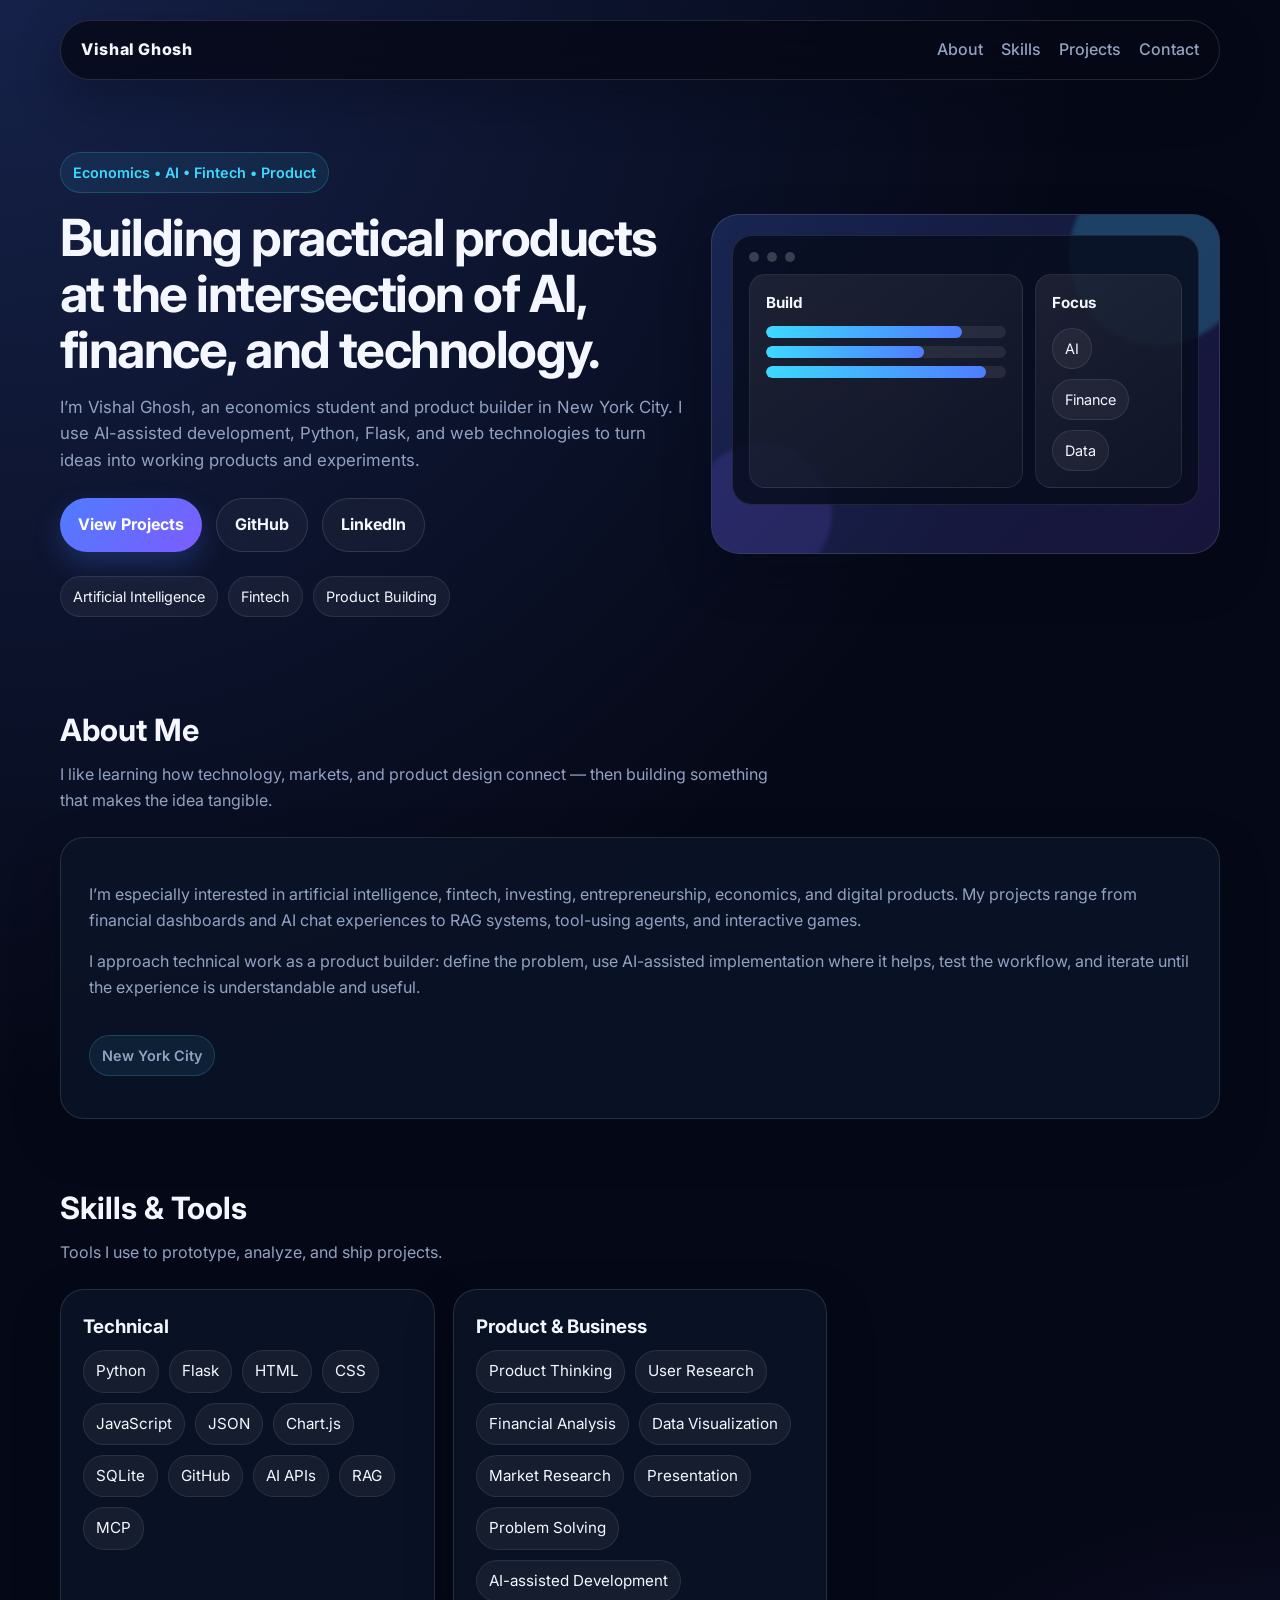
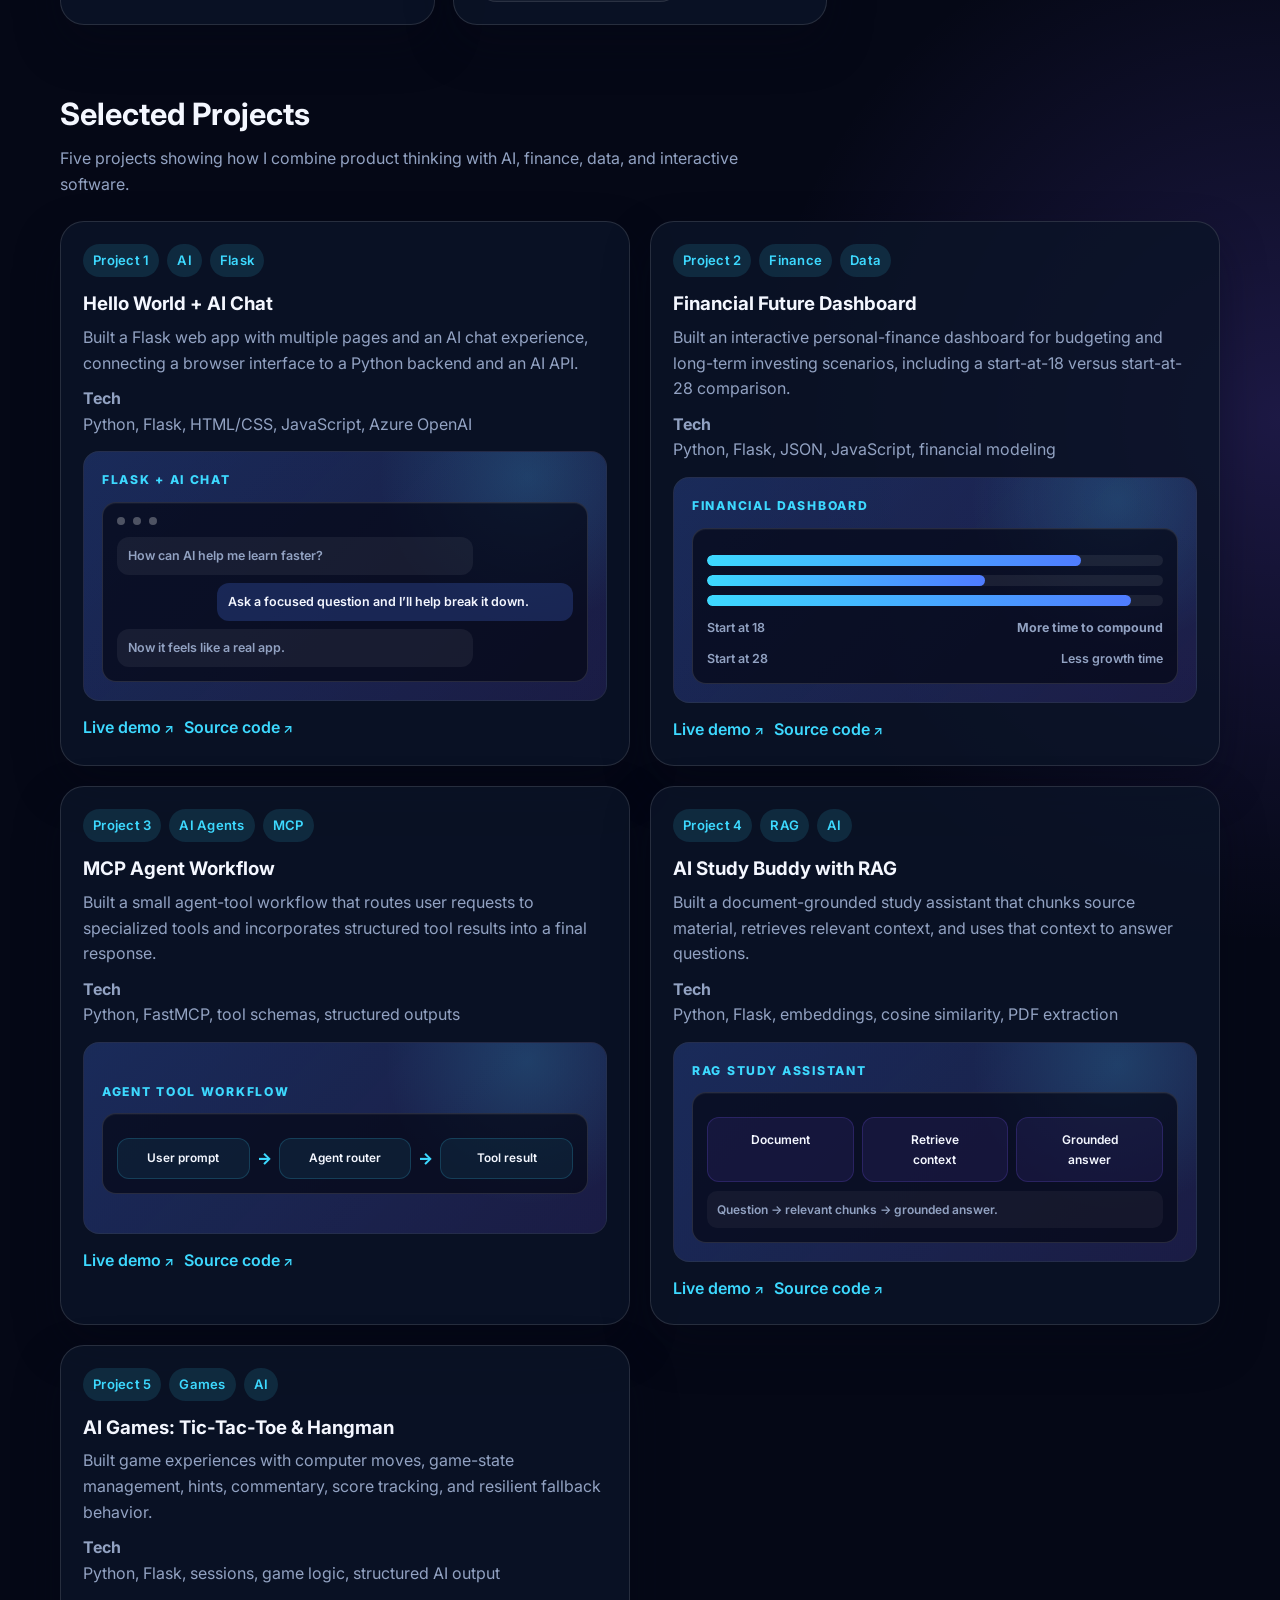
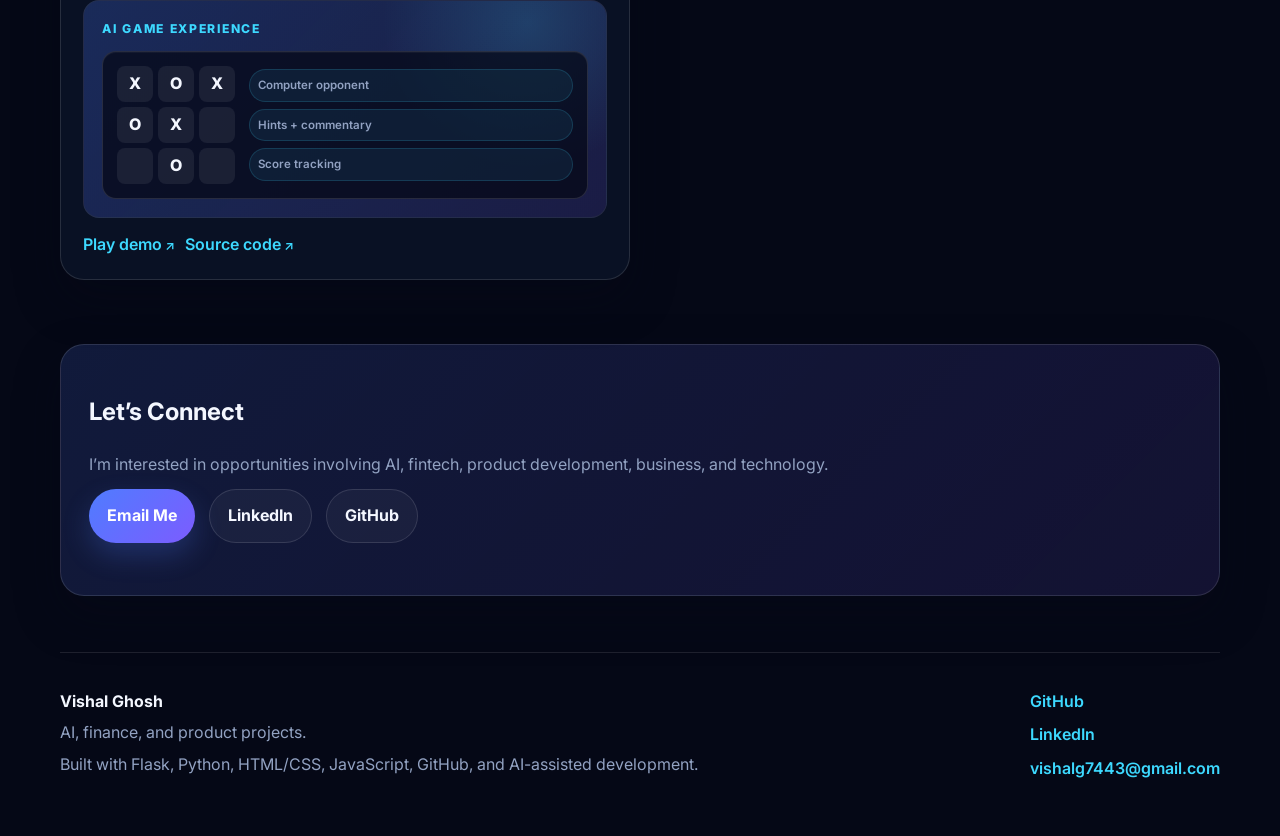
<file: index.html>
<!DOCTYPE html>
<html lang="en">
<head>
  <meta charset="UTF-8">
  <meta name="viewport" content="width=device-width, initial-scale=1.0">
  <meta name="description" content="Vishal Ghosh — portfolio featuring AI, finance, data, agent, RAG, and game projects.">
  <meta name="author" content="Vishal Ghosh">
  <meta property="og:title" content="Vishal Ghosh | AI, Finance & Product Portfolio">
  <meta property="og:description" content="Selected projects across AI, finance, data visualization, agents, RAG, and interactive products.">
  <meta property="og:type" content="website">
  <title>Vishal Ghosh | Portfolio</title>
  <link rel="preconnect" href="https://fonts.googleapis.com">
  <link rel="preconnect" href="https://fonts.gstatic.com" crossorigin>
  <link href="https://fonts.googleapis.com/css2?family=Inter:wght@400;500;600;700;800&display=swap" rel="stylesheet">
  <link rel="stylesheet" href="static/styles.css">
  <link rel="stylesheet" href="static/resume.css">
</head>
<body>
<div class="site-shell">
  <header class="site-header">
    <a class="brand" href="#top" aria-label="Vishal Ghosh home">Vishal Ghosh</a>
    <button class="menu-toggle" type="button" aria-expanded="false" aria-label="Toggle navigation"><span></span><span></span><span></span></button>
    <nav class="site-nav" aria-label="Primary navigation">
      <a href="#about">About</a><a href="#skills">Skills</a><a href="#projects">Projects</a><a href="#contact">Contact</a>
    </nav>
  </header>

  <main id="top">
    <section class="hero">
      <div class="hero-copy">
        <div class="eyebrow">Economics • AI • Fintech • Product</div>
        <h1>Building practical products at the intersection of AI, finance, and technology.</h1>
        <p>I’m Vishal Ghosh, an economics student and product builder in New York City. I use AI-assisted development, Python, Flask, and web technologies to turn ideas into working products and experiments.</p>
        <div class="hero-actions">
          <a class="button button-primary" href="#projects">View Projects</a>
          <a class="button button-secondary" href="https://github.com/vishalg7443-gif" target="_blank" rel="noreferrer">GitHub</a>
          <a class="button button-secondary" href="https://www.linkedin.com/in/vishal-gh/" target="_blank" rel="noreferrer">LinkedIn</a>
        </div>
        <div class="badge-row" aria-label="Core interests"><span class="badge">Artificial Intelligence</span><span class="badge">Fintech</span><span class="badge">Product Building</span></div>
      </div>
      <div class="hero-visual" aria-hidden="true">
        <div class="dashboard">
          <div class="window-bar"><span></span><span></span><span></span></div>
          <div class="dashboard-grid">
            <div class="panel"><h3>Build</h3><div class="chart-bar"><span style="width:82%"></span></div><div class="chart-bar"><span style="width:66%"></span></div><div class="chart-bar"><span style="width:92%"></span></div></div>
            <div class="panel"><h3>Focus</h3><div class="badge-row"><span class="badge">AI</span><span class="badge">Finance</span><span class="badge">Data</span></div></div>
          </div>
        </div>
      </div>
    </section>

    <section class="section" id="about">
      <div class="section-heading"><h2>About Me</h2><p>I like learning how technology, markets, and product design connect — then building something that makes the idea tangible.</p></div>
      <article class="about-card">
        <p>I’m especially interested in artificial intelligence, fintech, investing, entrepreneurship, economics, and digital products. My projects range from financial dashboards and AI chat experiences to RAG systems, tool-using agents, and interactive games.</p>
        <p>I approach technical work as a product builder: define the problem, use AI-assisted implementation where it helps, test the workflow, and iterate until the experience is understandable and useful.</p>
        <p class="eyebrow" style="margin-top:20px;">New York City</p>
      </article>
    </section>

    <section class="section" id="skills">
      <div class="section-heading"><h2>Skills & Tools</h2><p>Tools I use to prototype, analyze, and ship projects.</p></div>
      <div class="skills-grid">
        <article class="skill-card"><h3>Technical</h3><div class="skill-list"><span class="skill-pill">Python</span><span class="skill-pill">Flask</span><span class="skill-pill">HTML</span><span class="skill-pill">CSS</span><span class="skill-pill">JavaScript</span><span class="skill-pill">JSON</span><span class="skill-pill">Chart.js</span><span class="skill-pill">SQLite</span><span class="skill-pill">GitHub</span><span class="skill-pill">AI APIs</span><span class="skill-pill">RAG</span><span class="skill-pill">MCP</span></div></article>
        <article class="skill-card"><h3>Product & Business</h3><div class="skill-list"><span class="skill-pill">Product Thinking</span><span class="skill-pill">User Research</span><span class="skill-pill">Financial Analysis</span><span class="skill-pill">Data Visualization</span><span class="skill-pill">Market Research</span><span class="skill-pill">Presentation</span><span class="skill-pill">Problem Solving</span><span class="skill-pill">AI-assisted Development</span></div></article>
      </div>
    </section>

    <section class="section" id="projects">
      <div class="section-heading"><h2>Selected Projects</h2><p>Five projects showing how I combine product thinking with AI, finance, data, and interactive software.</p></div>
      <div class="projects-grid">
        <article class="project-card">
          <div class="project-meta"><span class="tag">Project 1</span><span class="tag">AI</span><span class="tag">Flask</span></div>
          <h3>Hello World + AI Chat</h3>
          <p>Built a Flask web app with multiple pages and an AI chat experience, connecting a browser interface to a Python backend and an AI API.</p>
          <p><strong>Tech</strong><br>Python, Flask, HTML/CSS, JavaScript, Azure OpenAI</p>
          <div class="project-image"><span>Project preview</span></div>
          <div class="project-links"><a href="static/demos/project-1/index.html">Live demo</a><a href="https://github.com/vishalg7443-gif/my-portfolio/tree/main/projects/project-1-ai-chat" target="_blank" rel="noreferrer">Source code</a></div>
        </article>

        <article class="project-card">
          <div class="project-meta"><span class="tag">Project 2</span><span class="tag">Finance</span><span class="tag">Data</span></div>
          <h3>Financial Future Dashboard</h3>
          <p>Built an interactive personal-finance dashboard for budgeting and long-term investing scenarios, including a start-at-18 versus start-at-28 comparison.</p>
          <p><strong>Tech</strong><br>Python, Flask, JSON, JavaScript, financial modeling</p>
          <div class="project-image"><span>Project preview</span></div>
          <div class="project-links"><a href="static/demos/project-2/index.html">Live demo</a><a href="https://github.com/vishalg7443-gif/my-portfolio/tree/main/projects/project-2-financial-dashboard" target="_blank" rel="noreferrer">Source code</a></div>
        </article>

        <article class="project-card">
          <div class="project-meta"><span class="tag">Project 3</span><span class="tag">AI Agents</span><span class="tag">MCP</span></div>
          <h3>MCP Agent Workflow</h3>
          <p>Built a small agent-tool workflow that routes user requests to specialized tools and incorporates structured tool results into a final response.</p>
          <p><strong>Tech</strong><br>Python, FastMCP, tool schemas, structured outputs</p>
          <div class="project-image"><span>Project preview</span></div>
          <div class="project-links"><a href="static/demos/project-3/index.html">Live demo</a><a href="https://github.com/vishalg7443-gif/my-portfolio/tree/main/projects/project-3-mcp-agent-workflow" target="_blank" rel="noreferrer">Source code</a></div>
        </article>

        <article class="project-card">
          <div class="project-meta"><span class="tag">Project 4</span><span class="tag">RAG</span><span class="tag">AI</span></div>
          <h3>AI Study Buddy with RAG</h3>
          <p>Built a document-grounded study assistant that chunks source material, retrieves relevant context, and uses that context to answer questions.</p>
          <p><strong>Tech</strong><br>Python, Flask, embeddings, cosine similarity, PDF extraction</p>
          <div class="project-image"><span>Project preview</span></div>
          <div class="project-links"><a href="static/demos/project-4/index.html">Live demo</a><a href="https://github.com/vishalg7443-gif/my-portfolio/tree/main/projects/project-4-ai-study-buddy-rag" target="_blank" rel="noreferrer">Source code</a></div>
        </article>

        <article class="project-card">
          <div class="project-meta"><span class="tag">Project 5</span><span class="tag">Games</span><span class="tag">AI</span></div>
          <h3>AI Games: Tic-Tac-Toe & Hangman</h3>
          <p>Built game experiences with computer moves, game-state management, hints, commentary, score tracking, and resilient fallback behavior.</p>
          <p><strong>Tech</strong><br>Python, Flask, sessions, game logic, structured AI output</p>
          <div class="project-image"><span>Project preview</span></div>
          <div class="project-links"><a href="static/demos/project-5/index.html">Play demo</a><a href="https://github.com/vishalg7443-gif/my-portfolio/tree/main/projects/project-5-ai-games" target="_blank" rel="noreferrer">Source code</a></div>
        </article>
      </div>
    </section>

    <section class="section" id="contact">
      <article class="goal-card">
        <h2>Let’s Connect</h2>
        <p>I’m interested in opportunities involving AI, fintech, product development, business, and technology.</p>
        <div class="hero-actions"><a class="button button-primary" href="mailto:vishalg7443@gmail.com">Email Me</a><a class="button button-secondary" href="https://www.linkedin.com/in/vishal-gh/" target="_blank" rel="noreferrer">LinkedIn</a><a class="button button-secondary" href="https://github.com/vishalg7443-gif" target="_blank" rel="noreferrer">GitHub</a></div>
      </article>
    </section>
  </main>

  <footer class="site-footer">
    <div><p class="footer-name">Vishal Ghosh</p><p class="footer-tagline">AI, finance, and product projects.</p><p class="footer-meta">Built with Flask, Python, HTML/CSS, JavaScript, GitHub, and AI-assisted development.</p></div>
    <div class="footer-links"><a href="https://github.com/vishalg7443-gif" target="_blank" rel="noreferrer">GitHub</a><a href="https://www.linkedin.com/in/vishal-gh/" target="_blank" rel="noreferrer">LinkedIn</a><a href="mailto:vishalg7443@gmail.com">vishalg7443@gmail.com</a></div>
  </footer>
</div>
<script>
const toggle=document.querySelector('.menu-toggle'),nav=document.querySelector('.site-nav');if(toggle&&nav){toggle.addEventListener('click',()=>{const expanded=toggle.getAttribute('aria-expanded')==='true';toggle.setAttribute('aria-expanded',String(!expanded));nav.classList.toggle('is-open')});nav.querySelectorAll('a').forEach(a=>a.addEventListener('click',()=>{toggle.setAttribute('aria-expanded','false');nav.classList.remove('is-open')}))}
</script>
<script src="static/portfolio.js"></script>
</body></html>
</file>
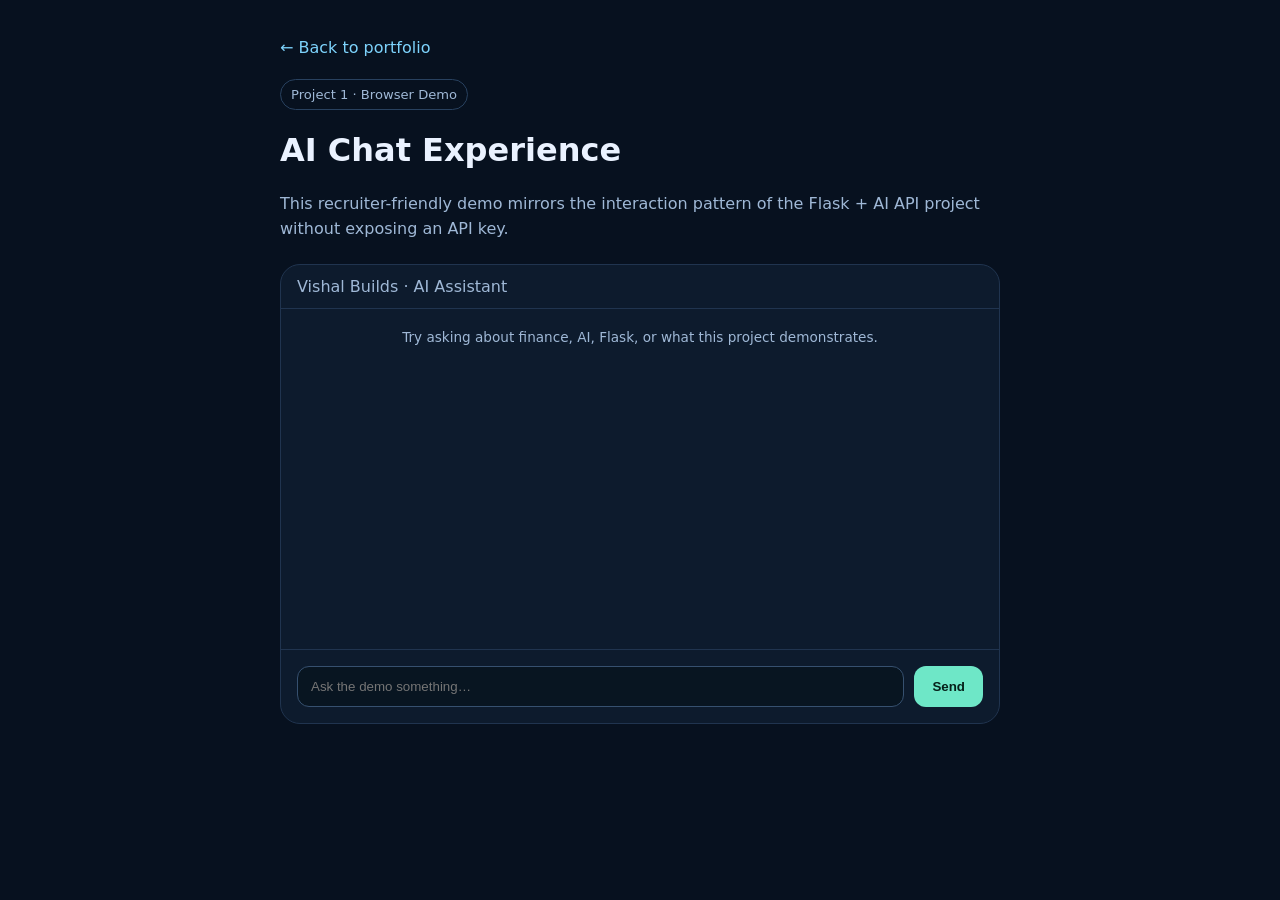
<file: static/demos/project-1/index.html>
<!doctype html>
<html lang="en"><head><meta charset="utf-8"><meta name="viewport" content="width=device-width,initial-scale=1"><title>AI Chat Demo | Vishal Ghosh</title><style>
:root{color-scheme:dark}*{box-sizing:border-box}body{margin:0;font-family:Inter,system-ui,sans-serif;background:#07111f;color:#eaf2ff}main{max-width:760px;margin:0 auto;padding:38px 20px}.back{color:#7dd3fc;text-decoration:none}.tag{display:inline-block;margin-top:22px;padding:7px 10px;border:1px solid #28415f;border-radius:999px;color:#9fb8d6;font-size:.82rem}.card{margin-top:22px;background:#0d1b2d;border:1px solid #20344f;border-radius:20px;overflow:hidden}.bar{padding:12px 16px;border-bottom:1px solid #20344f;color:#9fb8d6}.log{min-height:340px;padding:20px;display:flex;flex-direction:column;gap:12px}.bubble{max-width:78%;padding:12px 14px;border-radius:14px;background:#172943}.me{align-self:flex-end;background:#2855a6}.system{font-size:.85rem;color:#9fb8d6;align-self:center}.composer{display:flex;gap:10px;padding:16px;border-top:1px solid #20344f}.composer input{flex:1;padding:12px 13px;border-radius:12px;border:1px solid #36506f;background:#081521;color:#fff}.composer button{border:0;border-radius:12px;background:#6ee7c7;color:#062019;font-weight:800;padding:0 18px;cursor:pointer}.note{color:#9fb8d6;line-height:1.6}</style></head>
<body><main><a class="back" href="../../../index.html#projects">← Back to portfolio</a><br><span class="tag">Project 1 · Browser Demo</span><h1>AI Chat Experience</h1><p class="note">This recruiter-friendly demo mirrors the interaction pattern of the Flask + AI API project without exposing an API key.</p><section class="card"><div class="bar">Vishal Builds · AI Assistant</div><div id="log" class="log"><div class="system">Try asking about finance, AI, Flask, or what this project demonstrates.</div></div><form id="chat" class="composer"><input id="message" placeholder="Ask the demo something…" autocomplete="off"><button>Send</button></form></section></main>
<script>
const log=document.getElementById('log'),form=document.getElementById('chat'),input=document.getElementById('message');
function add(t,me=false){const d=document.createElement('div');d.className='bubble'+(me?' me':'');d.textContent=t;log.appendChild(d);log.scrollTop=log.scrollHeight}
function reply(q){q=q.toLowerCase();if(q.includes('finance'))return 'Finance is one of the main themes across this portfolio, especially budgeting, investing, and making complex information easier to understand.';if(q.includes('flask'))return 'The original project used Flask routes and a JSON API so a browser message could travel to Python, reach an AI model, and return as a chat bubble.';if(q.includes('ai'))return 'This project was an early end-to-end AI product build: interface, backend request flow, model call, and response handling.';if(q.includes('project'))return 'It demonstrates web routing, front-end interaction, API integration, environment variables, and AI-assisted implementation.';return 'This static version keeps the interaction public and safe. The source folder shows the Flask + Azure OpenAI implementation pattern.'}
form.addEventListener('submit',e=>{e.preventDefault();const q=input.value.trim();if(!q)return;add(q,true);input.value='';setTimeout(()=>add(reply(q)),300)});
</script></body></html>
</file>
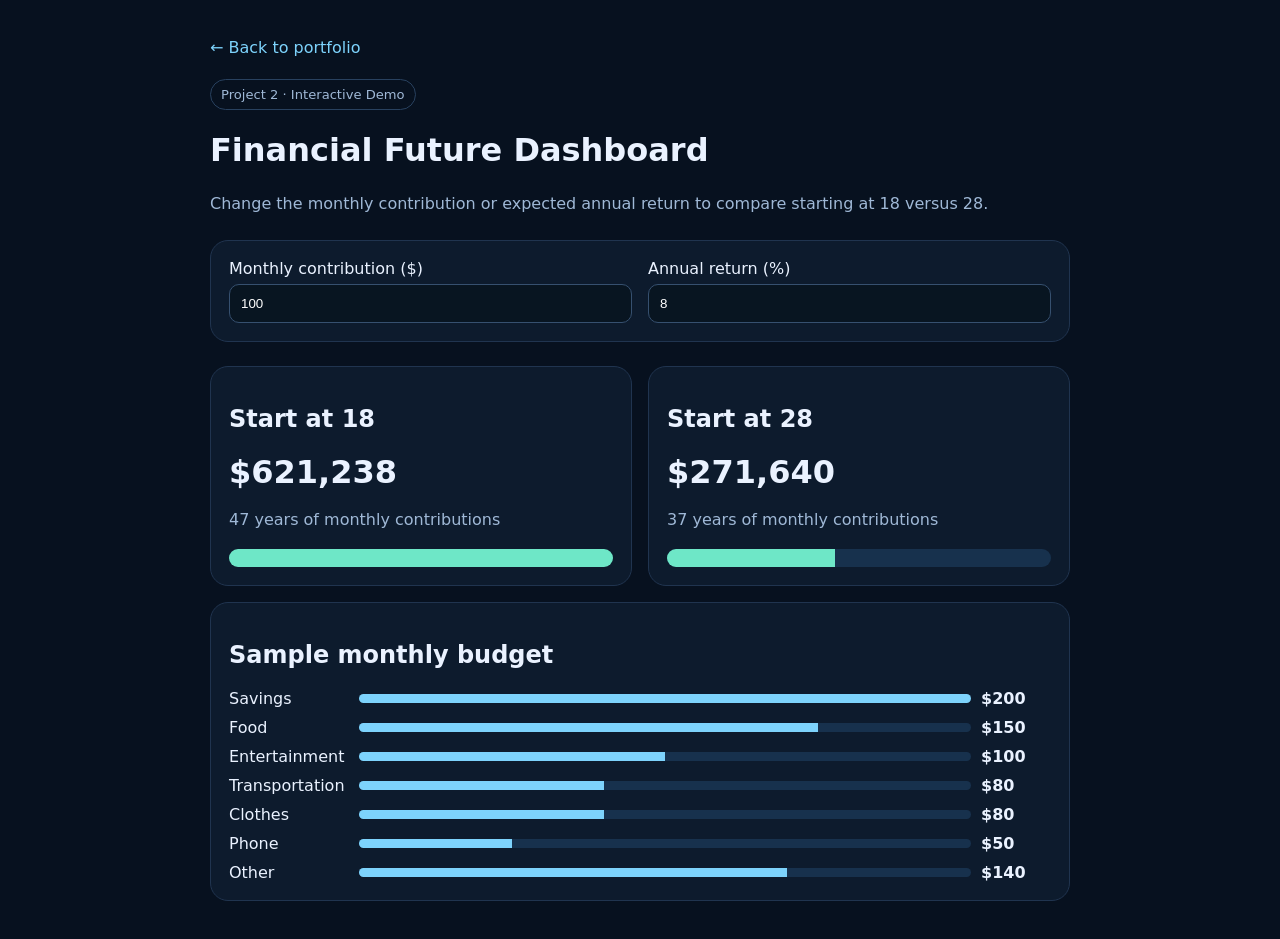
<file: static/demos/project-2/index.html>
<!doctype html>
<html lang="en"><head><meta charset="utf-8"><meta name="viewport" content="width=device-width,initial-scale=1"><title>Financial Dashboard Demo | Vishal Ghosh</title><style>
:root{color-scheme:dark}*{box-sizing:border-box}body{margin:0;font-family:Inter,system-ui,sans-serif;background:#07111f;color:#eaf2ff}main{max-width:900px;margin:0 auto;padding:38px 20px}.back{color:#7dd3fc;text-decoration:none}.tag{display:inline-block;margin-top:22px;padding:7px 10px;border:1px solid #28415f;border-radius:999px;color:#9fb8d6;font-size:.82rem}.grid{display:grid;grid-template-columns:repeat(2,1fr);gap:16px}.card{background:#0d1b2d;border:1px solid #20344f;border-radius:18px;padding:18px}.controls{margin:24px 0}.controls label{display:grid;gap:6px}.controls input{padding:11px;border-radius:10px;border:1px solid #36506f;background:#081521;color:#fff}.stat{font-size:2rem;font-weight:850}.muted{color:#9fb8d6;line-height:1.6}.bar{height:18px;background:#17314d;border-radius:999px;overflow:hidden;margin-top:14px}.bar span{display:block;height:100%;background:#6ee7c7}.budget{display:grid;gap:10px;margin-top:14px}.budget-row{display:grid;grid-template-columns:120px 1fr 70px;gap:10px;align-items:center}.mini{height:9px;background:#17314d;border-radius:999px;overflow:hidden}.mini span{display:block;height:100%;background:#7dd3fc}@media(max-width:680px){.grid{grid-template-columns:1fr}.budget-row{grid-template-columns:90px 1fr 60px}}</style></head>
<body><main><a class="back" href="../../../index.html#projects">← Back to portfolio</a><br><span class="tag">Project 2 · Interactive Demo</span><h1>Financial Future Dashboard</h1><p class="muted">Change the monthly contribution or expected annual return to compare starting at 18 versus 28.</p><section class="card controls"><div class="grid"><label>Monthly contribution ($)<input id="monthly" type="number" min="10" step="10" value="100"></label><label>Annual return (%)<input id="rate" type="number" min="0" max="20" step="0.1" value="8"></label></div></section><div class="grid"><section class="card"><h2>Start at 18</h2><div id="v18" class="stat"></div><p class="muted">47 years of monthly contributions</p><div class="bar"><span style="width:100%"></span></div></section><section class="card"><h2>Start at 28</h2><div id="v28" class="stat"></div><p class="muted">37 years of monthly contributions</p><div class="bar"><span id="bar28"></span></div></section></div><section class="card" style="margin-top:16px"><h2>Sample monthly budget</h2><div class="budget" id="budget"></div></section></main>
<script>
const monthly=document.getElementById('monthly'),rate=document.getElementById('rate'),v18=document.getElementById('v18'),v28=document.getElementById('v28'),bar28=document.getElementById('bar28');
function fv(p,r,y){const mr=(r/100)/12,n=y*12;return mr===0?p*n:p*((Math.pow(1+mr,n)-1)/mr)}
function money(n){return new Intl.NumberFormat('en-US',{style:'currency',currency:'USD',maximumFractionDigits:0}).format(n)}
function calc(){const p=Math.max(0,+monthly.value||0),r=Math.max(0,+rate.value||0),a=fv(p,r,47),b=fv(p,r,37);v18.textContent=money(a);v28.textContent=money(b);bar28.style.width=(a?b/a*100:0).toFixed(1)+'%'}monthly.addEventListener('input',calc);rate.addEventListener('input',calc);calc();
const items=[['Savings',200],['Food',150],['Entertainment',100],['Transportation',80],['Clothes',80],['Phone',50],['Other',140]],max=200,b=document.getElementById('budget');items.forEach(([name,val])=>{b.insertAdjacentHTML('beforeend',`<div class="budget-row"><span>${name}</span><div class="mini"><span style="width:${val/max*100}%"></span></div><strong>$${val}</strong></div>`)});
</script></body></html>
</file>
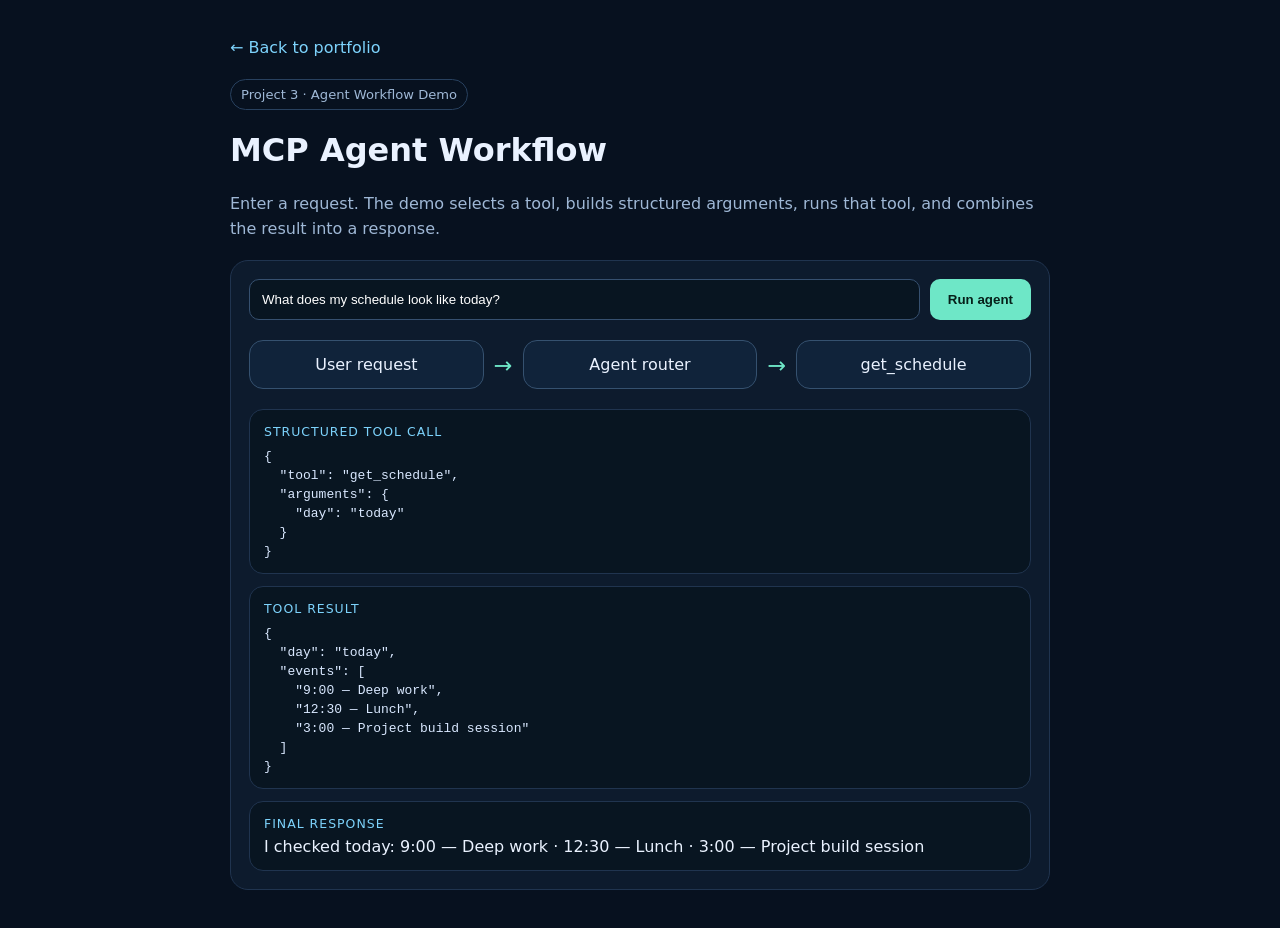
<file: static/demos/project-3/index.html>
<!doctype html>
<html lang="en"><head><meta charset="utf-8"><meta name="viewport" content="width=device-width,initial-scale=1"><title>MCP Agent Demo | Vishal Ghosh</title><style>
:root{color-scheme:dark}*{box-sizing:border-box}body{margin:0;font-family:Inter,system-ui,sans-serif;background:#07111f;color:#eaf2ff}main{max-width:860px;margin:0 auto;padding:38px 20px}.back{color:#7dd3fc;text-decoration:none}.tag{display:inline-block;margin-top:22px;padding:7px 10px;border:1px solid #28415f;border-radius:999px;color:#9fb8d6;font-size:.82rem}.muted{color:#9fb8d6;line-height:1.6}.card{background:#0d1b2d;border:1px solid #20344f;border-radius:18px;padding:18px;margin-top:18px}.inputrow{display:flex;gap:10px}.inputrow input{flex:1;padding:12px;border-radius:10px;border:1px solid #36506f;background:#081521;color:#fff}.inputrow button{border:0;border-radius:10px;background:#6ee7c7;color:#062019;font-weight:800;padding:0 18px;cursor:pointer}.flow{display:grid;grid-template-columns:1fr auto 1fr auto 1fr;align-items:center;gap:10px;margin:20px 0}.node{padding:14px;border:1px solid #35516f;border-radius:14px;background:#10233a;text-align:center}.arrow{color:#6ee7c7;font-size:1.4rem}.result{display:grid;gap:12px}.box{padding:14px;border:1px solid #20344f;border-radius:14px;background:#081521}.label{font-size:.78rem;text-transform:uppercase;letter-spacing:.08em;color:#7dd3fc;margin-bottom:6px}code{white-space:pre-wrap;color:#d9e8ff}@media(max-width:680px){.flow{grid-template-columns:1fr}.arrow{transform:rotate(90deg);text-align:center}.inputrow{flex-direction:column}.inputrow button{padding:12px}}</style></head>
<body><main><a class="back" href="../../../index.html#projects">← Back to portfolio</a><br><span class="tag">Project 3 · Agent Workflow Demo</span><h1>MCP Agent Workflow</h1><p class="muted">Enter a request. The demo selects a tool, builds structured arguments, runs that tool, and combines the result into a response.</p><section class="card"><form id="form" class="inputrow"><input id="q" value="What does my schedule look like today?" placeholder="Try: motivate me about my finance project"><button>Run agent</button></form><div class="flow"><div class="node">User request</div><div class="arrow">→</div><div class="node">Agent router</div><div class="arrow">→</div><div class="node" id="toolnode">Tool</div></div><div class="result"><div class="box"><div class="label">Structured tool call</div><code id="call"></code></div><div class="box"><div class="label">Tool result</div><code id="toolresult"></code></div><div class="box"><div class="label">Final response</div><div id="final"></div></div></div></section></main>
<script>
const form=document.getElementById('form'),q=document.getElementById('q'),toolnode=document.getElementById('toolnode'),call=document.getElementById('call'),toolresult=document.getElementById('toolresult'),final=document.getElementById('final');
function route(text){const t=text.toLowerCase();if(/schedule|calendar|today|tomorrow/.test(t))return['get_schedule',{day:t.includes('tomorrow')?'tomorrow':'today'}];if(/hype|motivat|encourag|energy/.test(t))return['get_hype',{topic:text}];return['greet',{name:'builder'}]}
function run(text){const [tool,args]=route(text);let result;if(tool==='get_schedule')result={day:args.day,events:['9:00 — Deep work','12:30 — Lunch','3:00 — Project build session']};else if(tool==='get_hype')result={message:'Keep shipping — the project is getting stronger every iteration.'};else result={message:'Hey builder! Great to see you.'};toolnode.textContent=tool;call.textContent=JSON.stringify({tool,arguments:args},null,2);toolresult.textContent=JSON.stringify(result,null,2);final.textContent=tool==='get_schedule'?`I checked ${args.day}: ${result.events.join(' · ')}`:result.message}
form.addEventListener('submit',e=>{e.preventDefault();run(q.value.trim()||'hello')});run(q.value);
</script></body></html>
</file>
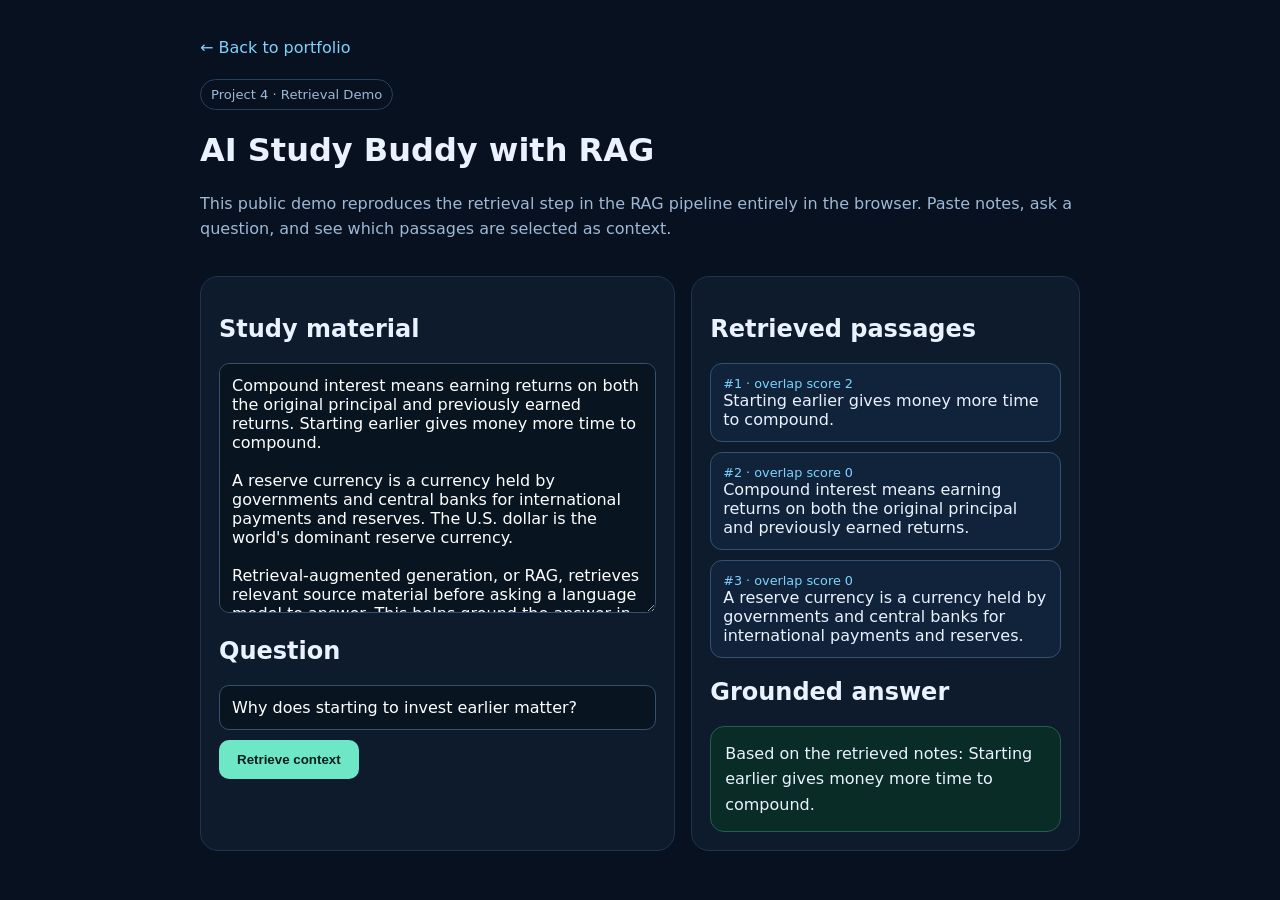
<file: static/demos/project-4/index.html>
<!doctype html>
<html lang="en"><head><meta charset="utf-8"><meta name="viewport" content="width=device-width,initial-scale=1"><title>RAG Study Buddy Demo | Vishal Ghosh</title><style>
:root{color-scheme:dark}*{box-sizing:border-box}body{margin:0;font-family:Inter,system-ui,sans-serif;background:#07111f;color:#eaf2ff}main{max-width:920px;margin:0 auto;padding:38px 20px}.back{color:#7dd3fc;text-decoration:none}.tag{display:inline-block;margin-top:22px;padding:7px 10px;border:1px solid #28415f;border-radius:999px;color:#9fb8d6;font-size:.82rem}.muted{color:#9fb8d6;line-height:1.6}.card{background:#0d1b2d;border:1px solid #20344f;border-radius:18px;padding:18px;margin-top:18px}.grid{display:grid;grid-template-columns:1.1fr .9fr;gap:16px}textarea,input{width:100%;padding:12px;border-radius:10px;border:1px solid #36506f;background:#081521;color:#fff;font:inherit}textarea{min-height:250px;resize:vertical}button{margin-top:10px;border:0;border-radius:10px;background:#6ee7c7;color:#062019;font-weight:800;padding:12px 18px;cursor:pointer}.source{padding:12px;border:1px solid #35516f;border-radius:12px;background:#10233a;margin-top:10px}.score{color:#7dd3fc;font-size:.8rem}.answer{padding:14px;border-radius:14px;background:#0a2c26;border:1px solid #235e50;line-height:1.6}@media(max-width:740px){.grid{grid-template-columns:1fr}}</style></head>
<body><main><a class="back" href="../../../index.html#projects">← Back to portfolio</a><br><span class="tag">Project 4 · Retrieval Demo</span><h1>AI Study Buddy with RAG</h1><p class="muted">This public demo reproduces the retrieval step in the RAG pipeline entirely in the browser. Paste notes, ask a question, and see which passages are selected as context.</p><div class="grid"><section class="card"><h2>Study material</h2><textarea id="notes">Compound interest means earning returns on both the original principal and previously earned returns. Starting earlier gives money more time to compound.

A reserve currency is a currency held by governments and central banks for international payments and reserves. The U.S. dollar is the world's dominant reserve currency.

Retrieval-augmented generation, or RAG, retrieves relevant source material before asking a language model to answer. This helps ground the answer in supplied context.

Cosine similarity compares the direction of vectors and is commonly used to rank embedding similarity.</textarea><h2>Question</h2><input id="question" value="Why does starting to invest earlier matter?"><button id="ask">Retrieve context</button></section><section class="card"><h2>Retrieved passages</h2><div id="sources"></div><h2>Grounded answer</h2><div id="answer" class="answer">Run a question to see the retrieval result.</div></section></div></main>
<script>
const notes=document.getElementById('notes'),question=document.getElementById('question'),sources=document.getElementById('sources'),answer=document.getElementById('answer');
const stop=new Set('the a an and or to of in on is are was were what why how does do for with as it this that be'.split(' '));
function words(s){return [...new Set(s.toLowerCase().replace(/[^a-z0-9 ]/g,' ').split(/\s+/).filter(w=>w.length>2&&!stop.has(w)))]}
function score(chunk,q){const cw=new Set(words(chunk)),qw=words(q);return qw.reduce((n,w)=>n+(cw.has(w)?1:0),0)}
function run(){const chunks=notes.value.split(/\n\s*\n|(?<=[.!?])\s+(?=[A-Z])/).map(s=>s.trim()).filter(Boolean),q=question.value.trim();const ranked=chunks.map(c=>({c,s:score(c,q)})).sort((a,b)=>b.s-a.s).slice(0,3);sources.innerHTML=ranked.map((x,i)=>`<div class="source"><div class="score">#${i+1} · overlap score ${x.s}</div>${x.c}</div>`).join('');const best=ranked.filter(x=>x.s>0).map(x=>x.c);answer.textContent=best.length?`Based on the retrieved notes: ${best[0]}`:'I could not find enough matching context in these notes to answer confidently.'}
document.getElementById('ask').addEventListener('click',run);run();
</script></body></html>
</file>
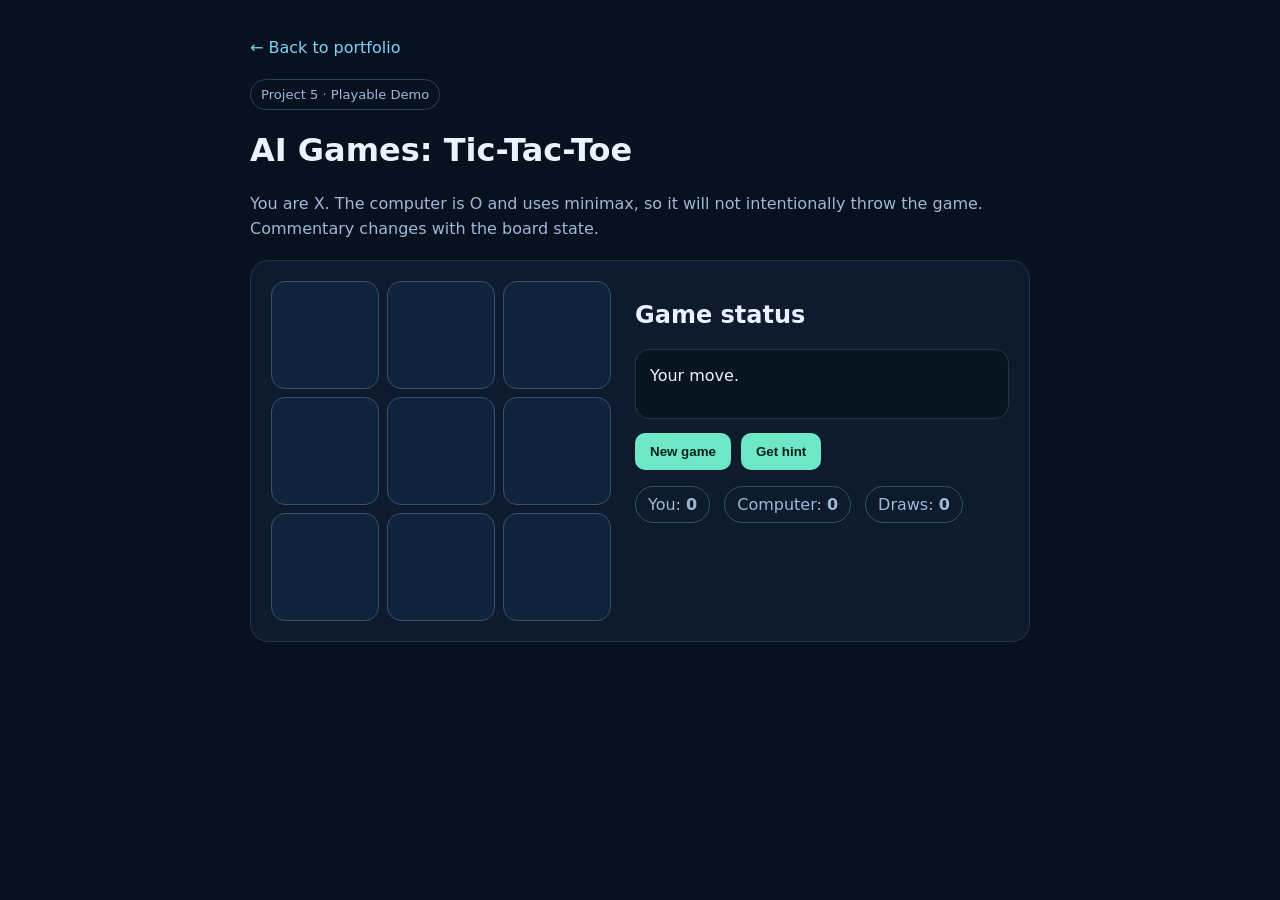
<file: static/demos/project-5/index.html>
<!doctype html>
<html lang="en"><head><meta charset="utf-8"><meta name="viewport" content="width=device-width,initial-scale=1"><title>AI Games Demo | Vishal Ghosh</title><style>
:root{color-scheme:dark}*{box-sizing:border-box}body{margin:0;font-family:Inter,system-ui,sans-serif;background:#07111f;color:#eaf2ff}main{max-width:820px;margin:0 auto;padding:38px 20px}.back{color:#7dd3fc;text-decoration:none}.tag{display:inline-block;margin-top:22px;padding:7px 10px;border:1px solid #28415f;border-radius:999px;color:#9fb8d6;font-size:.82rem}.muted{color:#9fb8d6;line-height:1.6}.card{background:#0d1b2d;border:1px solid #20344f;border-radius:18px;padding:20px;margin-top:18px}.game{display:grid;grid-template-columns:340px 1fr;gap:24px;align-items:start}.board{display:grid;grid-template-columns:repeat(3,1fr);gap:8px}.cell{aspect-ratio:1;border:1px solid #35516f;background:#10233a;color:#eaf2ff;border-radius:14px;font-size:2.2rem;font-weight:900;cursor:pointer}.cell:hover{border-color:#6ee7c7}.status{padding:14px;border-radius:14px;background:#081521;border:1px solid #20344f;min-height:70px;line-height:1.5}.actions{display:flex;gap:10px;margin-top:14px}.actions button{border:0;border-radius:10px;background:#6ee7c7;color:#062019;font-weight:800;padding:11px 15px;cursor:pointer}.score{display:flex;gap:14px;flex-wrap:wrap;margin-top:16px}.pill{border:1px solid #35516f;border-radius:999px;padding:8px 12px;color:#9fb8d6}@media(max-width:700px){.game{grid-template-columns:1fr}.board{max-width:360px}}</style></head>
<body><main><a class="back" href="../../../index.html#projects">← Back to portfolio</a><br><span class="tag">Project 5 · Playable Demo</span><h1>AI Games: Tic-Tac-Toe</h1><p class="muted">You are X. The computer is O and uses minimax, so it will not intentionally throw the game. Commentary changes with the board state.</p><section class="card"><div class="game"><div class="board" id="board"></div><div><h2>Game status</h2><div id="status" class="status">Your move.</div><div class="actions"><button id="new">New game</button><button id="hint">Get hint</button></div><div class="score"><span class="pill">You: <strong id="sx">0</strong></span><span class="pill">Computer: <strong id="so">0</strong></span><span class="pill">Draws: <strong id="sd">0</strong></span></div></div></div></section></main>
<script>
const wins=[[0,1,2],[3,4,5],[6,7,8],[0,3,6],[1,4,7],[2,5,8],[0,4,8],[2,4,6]];let board=Array(9).fill(''),over=false,s={X:0,O:0,draw:0};const el=document.getElementById('board'),status=document.getElementById('status');
function winner(b){for(const [a,c,d] of wins)if(b[a]&&b[a]===b[c]&&b[a]===b[d])return b[a];return b.every(Boolean)?'draw':null}
function minimax(b,max){const w=winner(b);if(w==='O')return 1;if(w==='X')return -1;if(w==='draw')return 0;let vals=[];for(let i=0;i<9;i++)if(!b[i]){b[i]=max?'O':'X';vals.push(minimax(b,!max));b[i]=''}return max?Math.max(...vals):Math.min(...vals)}
function bestMove(mark='O'){let best=mark==='O'?-2:2,moves=[];for(let i=0;i<9;i++)if(!board[i]){board[i]=mark;const score=minimax(board,mark!=='O');board[i]='';if((mark==='O'&&score>best)||(mark==='X'&&score<best)){best=score;moves=[i]}else if(score===best)moves.push(i)}return moves[Math.floor(Math.random()*moves.length)]}
function draw(){el.innerHTML='';board.forEach((v,i)=>{const b=document.createElement('button');b.className='cell';b.textContent=v;b.onclick=()=>play(i);el.appendChild(b)})}
function end(w){if(!w)return false;over=true;s[w]++;document.getElementById('sx').textContent=s.X;document.getElementById('so').textContent=s.O;document.getElementById('sd').textContent=s.draw;status.textContent=w==='X'?'You found the winning line. Nice play.':w==='O'?'The computer closed the board. Run it back.':'Draw — neither side gave up an opening.';return true}
function play(i){if(over||board[i])return;board[i]='X';draw();if(end(winner(board)))return;status.textContent='Computer is thinking…';setTimeout(()=>{const m=bestMove('O');if(m!==undefined)board[m]='O';draw();if(!end(winner(board)))status.textContent='Your move. Think two steps ahead.'},220)}
document.getElementById('new').onclick=()=>{board=Array(9).fill('');over=false;status.textContent='Your move.';draw()};document.getElementById('hint').onclick=()=>{if(over){status.textContent='Start a new game for another hint.';return}const open=[];board.forEach((v,i)=>{if(!v)open.push(i)});if(!open.length)return;let best=2,moves=[];for(const i of open){board[i]='X';const sc=minimax(board,true);board[i]='';if(sc<best){best=sc;moves=[i]}else if(sc===best)moves.push(i)}status.textContent=`Hint: square ${moves[0]+1} keeps your best available outcome.`};draw();
</script></body></html>
</file>
<file: static/styles.css>
:root {
  --bg: #050816;
  --bg-elevated: #0c1428;
  --panel: rgba(12, 20, 40, 0.82);
  --border: rgba(255, 255, 255, 0.12);
  --text: #f4f7ff;
  --muted: #92a2c2;
  --accent: #4f7cff;
  --accent-2: #7c5cff;
  --accent-3: #3dd9ff;
  --success: #6ef0c8;
  --shadow: 0 20px 45px rgba(6, 9, 24, 0.35);
  --radius-lg: 24px;
  --radius-md: 16px;
  --radius-sm: 12px;
  --max-width: 1200px;
}

* { box-sizing: border-box; }
html { scroll-behavior: smooth; }
body {
  margin: 0;
  font-family: 'Inter', sans-serif;
  background:
    radial-gradient(circle at top left, rgba(79, 124, 255, 0.22), transparent 26%),
    radial-gradient(circle at right, rgba(124, 92, 255, 0.2), transparent 22%),
    var(--bg);
  color: var(--text);
  line-height: 1.6;
}

a { color: inherit; }
a:hover, a:focus-visible { color: var(--accent-3); }
button, input, textarea { font: inherit; }
img { max-width: 100%; display: block; }

.site-shell {
  width: min(100%, var(--max-width));
  margin: 0 auto;
  padding: 20px 20px 40px;
}

.site-header {
  position: sticky;
  top: 16px;
  z-index: 1000;
  display: flex;
  align-items: center;
  justify-content: space-between;
  padding: 16px 20px;
  margin-bottom: 24px;
  background: rgba(5, 8, 22, 0.8);
  backdrop-filter: blur(18px);
  border: 1px solid var(--border);
  border-radius: 999px;
  box-shadow: var(--shadow);
}

.brand {
  font-weight: 800;
  letter-spacing: 0.04em;
  text-decoration: none;
  color: var(--text);
}

.site-nav {
  display: flex;
  gap: 18px;
  align-items: center;
}

.site-nav a {
  text-decoration: none;
  color: var(--muted);
  font-weight: 500;
  transition: color 180ms ease, transform 180ms ease;
}

.site-nav a:hover,
.site-nav a:focus-visible {
  color: var(--text);
  transform: translateY(-1px);
}

.menu-toggle {
  display: none;
  background: transparent;
  border: 0;
  padding: 0;
}

.menu-toggle span {
  display: block;
  width: 24px;
  height: 2px;
  background: var(--text);
  margin: 5px 0;
  border-radius: 999px;
}

/* Hero section with strong visual focus */
.hero {
  display: grid;
  grid-template-columns: 1.1fr 0.9fr;
  gap: 28px;
  align-items: center;
  padding: 48px 0 24px;
}

.hero-copy h1 {
  font-size: clamp(2rem, 4vw, 3.5rem);
  line-height: 1.1;
  margin: 0 0 16px;
  letter-spacing: -0.03em;
}

.eyebrow {
  display: inline-flex;
  align-items: center;
  gap: 8px;
  padding: 8px 12px;
  border: 1px solid rgba(61, 217, 255, 0.2);
  border-radius: 999px;
  color: var(--accent-3);
  font-size: 0.9rem;
  font-weight: 600;
  margin-bottom: 16px;
  background: rgba(61, 217, 255, 0.08);
}

.hero-copy p {
  color: var(--muted);
  font-size: 1.05rem;
  margin: 0 0 24px;
  max-width: 650px;
}

.hero-actions {
  display: flex;
  flex-wrap: wrap;
  gap: 14px;
  margin-bottom: 24px;
}

.button {
  display: inline-flex;
  align-items: center;
  justify-content: center;
  padding: 13px 18px;
  border-radius: 999px;
  font-weight: 700;
  text-decoration: none;
  transition: transform 180ms ease, box-shadow 180ms ease, border-color 180ms ease;
}

.button:hover,
.button:focus-visible {
  transform: translateY(-2px);
}

.button-primary {
  color: white;
  background: linear-gradient(135deg, var(--accent), var(--accent-2));
  box-shadow: 0 12px 28px rgba(79, 124, 255, 0.24);
}

.button-secondary {
  color: var(--text);
  border: 1px solid var(--border);
  background: rgba(255, 255, 255, 0.04);
}

.hero-visual {
  position: relative;
  min-height: 340px;
  border-radius: 28px;
  padding: 20px;
  background: linear-gradient(135deg, rgba(79, 124, 255, 0.2), rgba(124, 92, 255, 0.16));
  border: 1px solid var(--border);
  box-shadow: var(--shadow);
  overflow: hidden;
}

.hero-visual::before,
.hero-visual::after {
  content: '';
  position: absolute;
  inset: auto;
  border-radius: 50%;
  filter: blur(2px);
}

.hero-visual::before {
  width: 180px;
  height: 180px;
  background: rgba(61, 217, 255, 0.2);
  top: -50px;
  right: -30px;
}

.hero-visual::after {
  width: 140px;
  height: 140px;
  background: rgba(124, 92, 255, 0.16);
  bottom: -30px;
  left: -20px;
}

.dashboard {
  position: relative;
  z-index: 1;
  display: grid;
  gap: 12px;
  padding: 16px;
  border-radius: 20px;
  background: rgba(7, 11, 27, 0.82);
  border: 1px solid rgba(255, 255, 255, 0.1);
}

.window-bar {
  display: flex;
  align-items: center;
  gap: 8px;
}

.window-bar span {
  width: 10px;
  height: 10px;
  border-radius: 50%;
  display: inline-block;
  background: rgba(255,255,255,0.2);
}

.dashboard-grid {
  display: grid;
  grid-template-columns: 1.3fr 0.7fr;
  gap: 12px;
}

.panel {
  padding: 16px;
  border-radius: 16px;
  background: linear-gradient(145deg, rgba(255,255,255,0.08), rgba(255,255,255,0.03));
  border: 1px solid rgba(255,255,255,0.08);
}

.panel h3 {
  margin: 0 0 10px;
  font-size: 0.95rem;
}

.chart-bar {
  height: 12px;
  border-radius: 999px;
  background: rgba(255,255,255,0.08);
  overflow: hidden;
  margin-top: 8px;
}

.chart-bar span {
  display: block;
  height: 100%;
  border-radius: inherit;
  background: linear-gradient(90deg, var(--accent-3), var(--accent));
}

.badge-row {
  display: flex;
  flex-wrap: wrap;
  gap: 10px;
  margin-top: 12px;
}

.badge {
  display: inline-flex;
  align-items: center;
  padding: 8px 12px;
  border-radius: 999px;
  background: rgba(255,255,255,0.05);
  color: var(--text);
  border: 1px solid rgba(255,255,255,0.09);
  font-size: 0.9rem;
}

/* Core content sections */
.section {
  padding: 64px 0 0;
}

.section-heading {
  margin-bottom: 24px;
}

.section-heading h2 {
  font-size: clamp(1.6rem, 2.4vw, 2.2rem);
  margin: 0 0 8px;
}

.section-heading p {
  color: var(--muted);
  margin: 0;
  max-width: 720px;
}

.about-grid {
  display: grid;
  grid-template-columns: 1.1fr 0.9fr;
  gap: 24px;
  align-items: center;
}

.about-card,
.project-card,
.form-card,
.timeline-card,
.skill-card,
.interest-card,
.goal-card {
  background: var(--panel);
  border: 1px solid var(--border);
  border-radius: var(--radius-lg);
  box-shadow: var(--shadow);
}

.about-card {
  padding: 28px;
}

.about-card p {
  color: var(--muted);
  margin-bottom: 14px;
}

.profile-card {
  padding: 28px;
  text-align: center;
  display: grid;
  gap: 12px;
  justify-items: center;
}

.avatar {
  width: 92px;
  height: 92px;
  border-radius: 50%;
  display: grid;
  place-items: center;
  font-size: 1.6rem;
  font-weight: 800;
  color: white;
  background: linear-gradient(135deg, var(--accent), var(--accent-2));
  box-shadow: 0 12px 24px rgba(79,124,255,0.2);
}

.avatar-image {
  width: 92px;
  height: 92px;
  border-radius: 50%;
  object-fit: cover;
  box-shadow: 0 12px 24px rgba(79,124,255,0.2);
  border: 2px solid rgba(79,124,255,0.3);
}

.interests-grid,
.skills-grid {
  display: grid;
  grid-template-columns: repeat(3, minmax(0, 1fr));
  gap: 18px;
}

.interest-card,
.skill-card {
  padding: 22px;
}

.interest-card h3, .skill-card h3 {
  margin: 0 0 8px;
}

.interest-card p, .skill-card p {
  color: var(--muted);
  margin: 0;
}

.skill-group {
  margin-top: 18px;
}

.skill-group h3 {
  margin-bottom: 12px;
}

.skill-list {
  display: flex;
  flex-wrap: wrap;
  gap: 10px;
}

.skill-pill {
  background: rgba(255,255,255,0.05);
  color: var(--text);
  border: 1px solid rgba(255,255,255,0.09);
  border-radius: 999px;
  padding: 8px 12px;
  font-size: 0.95rem;
}

.projects-grid {
  display: grid;
  grid-template-columns: repeat(2, minmax(0, 1fr));
  gap: 20px;
}

.project-card {
  padding: 22px;
  transition: transform 180ms ease, box-shadow 180ms ease;
}

.project-card:hover,
.project-card:focus-within {
  transform: translateY(-4px);
  box-shadow: 0 24px 52px rgba(6,9,24,0.42);
}

.project-meta {
  display: flex;
  flex-wrap: wrap;
  gap: 8px;
  margin-bottom: 12px;
}

.tag {
  display: inline-flex;
  align-items: center;
  padding: 6px 10px;
  border-radius: 999px;
  background: rgba(61,217,255,0.12);
  color: var(--accent-3);
  font-size: 0.82rem;
  font-weight: 600;
  letter-spacing: 0.02em;
}

.project-card h3 {
  margin: 0 0 6px;
}

.project-card p {
  color: var(--muted);
  margin: 0 0 10px;
}

.project-card ul {
  margin: 8px 0 14px 18px;
  color: var(--muted);
}

.project-image {
  margin-top: 14px;
  border-radius: 16px;
  overflow: hidden;
  border: 1px solid rgba(255,255,255,0.08);
  background: linear-gradient(135deg, rgba(79,124,255,0.14), rgba(124,92,255,0.08));
  min-height: 140px;
  display: grid;
  place-items: center;
  color: var(--text);
  font-weight: 600;
}

.project-links {
  display: flex;
  flex-wrap: wrap;
  gap: 10px;
  margin-top: 14px;
}

.project-links a {
  text-decoration: none;
  color: var(--accent-3);
  font-weight: 600;
}

.timeline {
  display: grid;
  gap: 16px;
}

.timeline-card {
  padding: 20px 22px;
}

.timeline-card h3 {
  margin: 0 0 6px;
}

.timeline-card p {
  color: var(--muted);
  margin: 0;
}

.goal-card {
  padding: 28px;
  background: linear-gradient(135deg, rgba(79,124,255,0.16), rgba(124,92,255,0.12));
}

.goal-card p {
  color: var(--muted);
  margin: 0 0 12px;
}

.goal-card .callout {
  display: inline-block;
  margin-top: 8px;
  padding: 10px 12px;
  background: rgba(7,11,27,0.5);
  border: 1px solid rgba(255,255,255,0.1);
  border-radius: 12px;
  color: var(--text);
}

.form-card {
  padding: 28px;
}

form {
  display: grid;
  gap: 14px;
}

label {
  font-weight: 600;
}

input, textarea {
  width: 100%;
  padding: 12px 14px;
  border-radius: 12px;
  border: 1px solid rgba(255,255,255,0.12);
  background: rgba(255,255,255,0.04);
  color: var(--text);
}

input::placeholder,
textarea::placeholder {
  color: rgba(255,255,255,0.45);
}

input:focus-visible,
textarea:focus-visible,
a:focus-visible,
button:focus-visible {
  outline: 2px solid var(--accent-3);
  outline-offset: 2px;
}

button[type="submit"] {
  border: 0;
  border-radius: 999px;
  padding: 12px 16px;
  font-weight: 700;
  color: white;
  background: linear-gradient(135deg, var(--accent), var(--accent-2));
  cursor: pointer;
}

.error-message {
  padding: 12px 14px;
  border-radius: 12px;
  background: rgba(255, 123, 123, 0.12);
  border: 1px solid rgba(255, 123, 123, 0.24);
  color: #ffd8d8;
  margin-bottom: 10px;
}

.empty-state {
  padding: 24px;
  border: 1px dashed rgba(255,255,255,0.16);
  border-radius: var(--radius-md);
  color: var(--muted);
  text-align: center;
  background: rgba(255,255,255,0.03);
}

.site-footer {
  display: flex;
  justify-content: space-between;
  gap: 20px;
  padding: 36px 0 12px;
  margin-top: 56px;
  border-top: 1px solid rgba(255,255,255,0.1);
  color: var(--muted);
}

.footer-name {
  color: var(--text);
  font-weight: 700;
  margin: 0 0 6px;
}

.footer-tagline,
.footer-meta {
  margin: 0 0 6px;
}

.footer-links {
  display: grid;
  gap: 6px;
}

.entry-shell {
  padding: 24px 0 40px;
}

.entry-card {
  padding: 28px;
  background: var(--panel);
  border: 1px solid var(--border);
  border-radius: var(--radius-lg);
  box-shadow: var(--shadow);
}

.entry-card h1 {
  margin-top: 0;
}

.entry-card .date {
  color: var(--accent-3);
  font-size: 0.95rem;
}

.entry-card h2 {
  margin-top: 24px;
}

.entry-card p {
  color: var(--muted);
}

.back-link {
  display: inline-flex;
  margin-top: 20px;
  text-decoration: none;
  color: var(--accent-3);
  font-weight: 700;
}

@media (max-width: 920px) {
  .hero,
  .about-grid,
  .projects-grid,
  .interests-grid,
  .skills-grid {
    grid-template-columns: 1fr;
  }

  .dashboard-grid {
    grid-template-columns: 1fr;
  }
}

@media (max-width: 760px) {
  .site-shell { padding: 16px 14px 30px; }
  .site-header {
    border-radius: 20px;
    padding: 14px 16px;
  }
  .menu-toggle { display: inline-block; }
  .site-nav {
    position: absolute;
    top: calc(100% + 8px);
    right: 0;
    left: 0;
    flex-direction: column;
    align-items: flex-start;
    padding: 14px;
    border-radius: 16px;
    background: rgba(5, 8, 22, 0.96);
    border: 1px solid var(--border);
    display: none;
  }
  .site-nav.is-open { display: flex; }
  .hero { padding-top: 20px; }
  .hero-actions { flex-direction: column; }
  .site-footer { flex-direction: column; }
}

@media (prefers-reduced-motion: reduce) {
  html { scroll-behavior: auto; }
  *, *::before, *::after { transition: none !important; animation: none !important; }
}
</file>
<file: static/resume.css>
/* Resume-facing polish: contact links, project previews, and cleaner public cards. */
.site-nav a[href="/add"] { display: none; }

.project-links a[href^="/edit"],
.project-links form[action^="/delete"] { display: none !important; }

.footer-links a {
  color: var(--accent-3);
  text-decoration: none;
  font-weight: 600;
}
.footer-links a:hover,
.footer-links a:focus-visible { text-decoration: underline; }

/* Hide the profile card entirely on the public/resume-facing site. */
.profile-card { display: none !important; }
.about-grid { grid-template-columns: 1fr !important; }

.project-image {
  min-height: 190px;
  padding: 0;
}

.project-preview {
  width: 100%;
  min-height: 190px;
  padding: 18px;
  display: grid;
  align-content: center;
  gap: 12px;
  background:
    radial-gradient(circle at 85% 10%, rgba(61,217,255,0.16), transparent 30%),
    linear-gradient(135deg, rgba(79,124,255,0.12), rgba(124,92,255,0.08));
}

.preview-label {
  font-size: 0.76rem;
  text-transform: uppercase;
  letter-spacing: 0.14em;
  color: var(--accent-3);
  font-weight: 800;
}

.preview-window {
  border: 1px solid rgba(255,255,255,0.12);
  border-radius: 14px;
  background: rgba(5,8,22,0.72);
  padding: 14px;
  box-shadow: inset 0 1px 0 rgba(255,255,255,0.04);
}

.preview-row { display: flex; gap: 8px; align-items: center; }
.preview-dot { width: 8px; height: 8px; border-radius: 50%; background: rgba(255,255,255,0.28); }

.chat-stack { display: grid; gap: 8px; margin-top: 12px; }
.chat-bubble {
  width: 78%;
  padding: 9px 11px;
  border-radius: 12px;
  font-size: 0.78rem;
  color: var(--muted);
  background: rgba(255,255,255,0.06);
}
.chat-bubble.ai { margin-left: auto; color: var(--text); background: rgba(79,124,255,0.22); }

.finance-bars { display: grid; gap: 9px; margin-top: 12px; }
.finance-bar { height: 11px; border-radius: 999px; background: rgba(255,255,255,0.07); overflow: hidden; }
.finance-bar span { display: block; height: 100%; border-radius: inherit; background: linear-gradient(90deg, var(--accent-3), var(--accent)); }
.finance-stat { display: flex; justify-content: space-between; margin-top: 12px; font-size: 0.78rem; color: var(--muted); }

.agent-map { display: grid; grid-template-columns: 1fr auto 1fr auto 1fr; gap: 7px; align-items: center; margin-top: 10px; }
.agent-node { padding: 10px 8px; border-radius: 12px; text-align: center; font-size: 0.74rem; border: 1px solid rgba(61,217,255,0.18); background: rgba(61,217,255,0.07); }
.agent-arrow { color: var(--accent-3); font-weight: 800; }

.rag-flow { display: grid; grid-template-columns: repeat(3, 1fr); gap: 8px; margin-top: 10px; }
.rag-step { padding: 12px 8px; border-radius: 12px; text-align: center; font-size: 0.75rem; background: rgba(124,92,255,0.1); border: 1px solid rgba(124,92,255,0.2); }
.rag-answer { margin-top: 9px; padding: 9px 10px; border-radius: 10px; color: var(--muted); font-size: 0.75rem; background: rgba(255,255,255,0.045); }

.game-preview { display: grid; grid-template-columns: 118px 1fr; gap: 14px; align-items: center; }
.tic-grid { display: grid; grid-template-columns: repeat(3, 1fr); gap: 5px; }
.tic-cell { aspect-ratio: 1; display: grid; place-items: center; border-radius: 8px; background: rgba(255,255,255,0.07); font-size: 1rem; font-weight: 800; }
.game-copy { display: grid; gap: 7px; }
.game-pill { font-size: 0.72rem; padding: 6px 8px; border-radius: 999px; background: rgba(61,217,255,0.08); border: 1px solid rgba(61,217,255,0.16); color: var(--muted); }

.project-links a::after { content: " ↗"; font-size: 0.8em; }
.project-links a[href^="/entry/"]::after { content: ""; }

@media (max-width: 560px) {
  .agent-map { grid-template-columns: 1fr; }
  .agent-arrow { transform: rotate(90deg); text-align: center; }
  .rag-flow { grid-template-columns: 1fr; }
  .game-preview { grid-template-columns: 1fr; }
  .tic-grid { width: 118px; }
}
</file>
